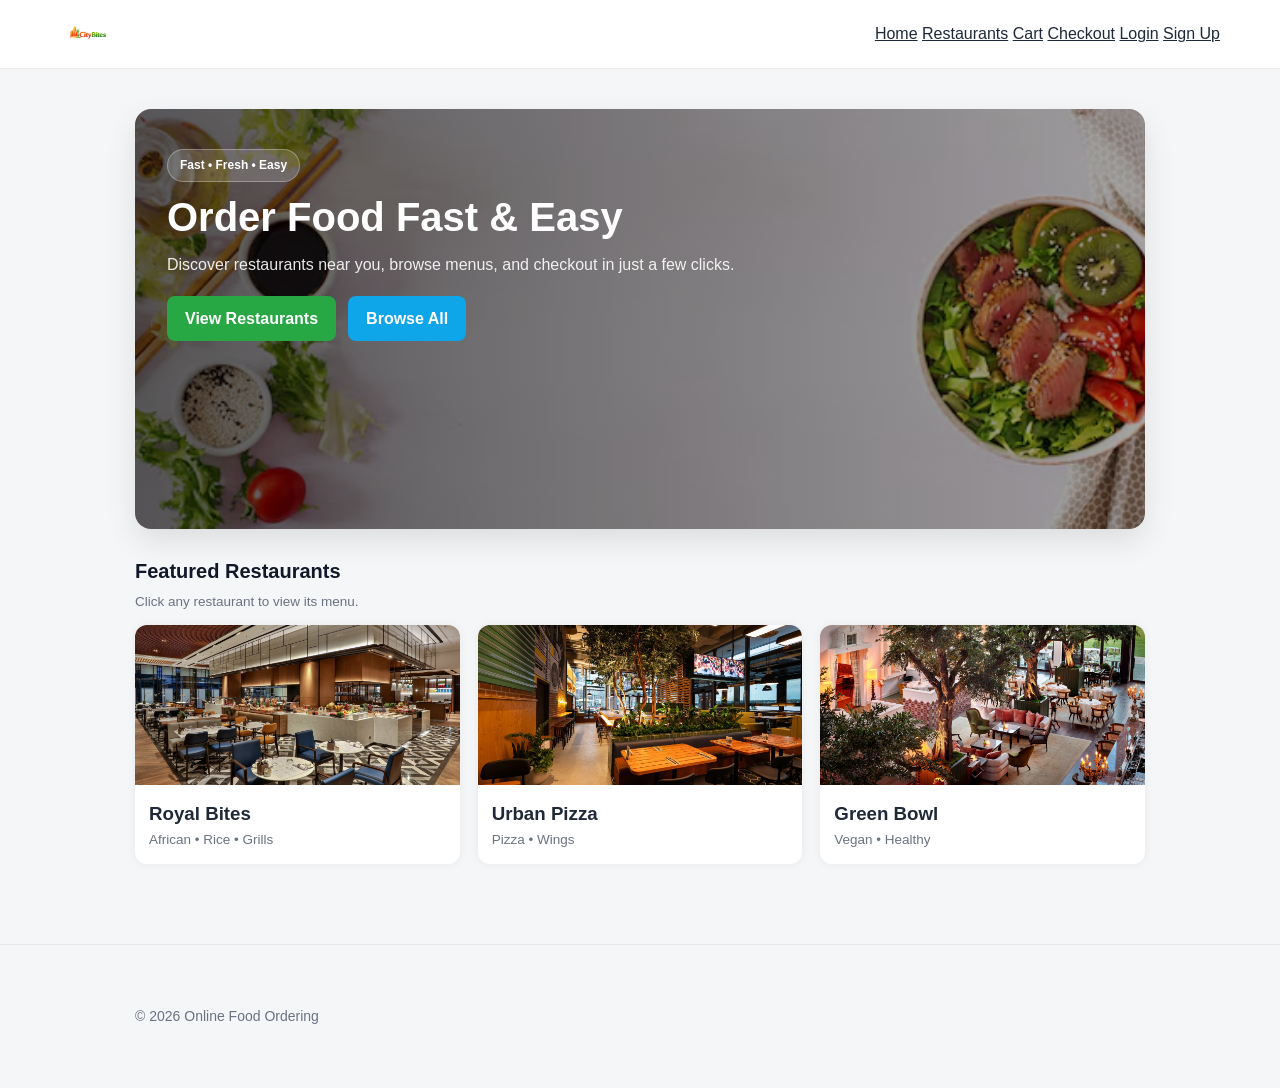
<file: index.html>
<!DOCTYPE html>
<html lang="en">
<head>
  <meta charset="UTF-8" />
  <title>Home | Online Food Ordering</title>
  <meta name="viewport" content="width=device-width, initial-scale=1.0" />
  <link rel="stylesheet" href="style.css" />
</head>

<body>

<!-- Top navigation bar -->
<div class="nav">
  <div class="nav-inner">

    <!-- Clickable logo takes user back home -->
    <a class="brand" href="index.html">
      <img src="images/logo.png" alt="Website Logo" style="height:40px;">
    </a>

    <!-- Main navigation links -->
    <div class="links">
      <a href="index.html" class="active">Home</a>
      <a href="restaurants.html">Restaurants</a>
      <a href="cart.html">Cart</a>
      <a href="checkout.html">Checkout</a>
      <a href="login.html">Login</a>
      <a href="register.html">Sign Up</a>
    </div>
  </div>
</div>


<div class="wrapper">

<!-- Hero section – first thing users see -->
<section class="hero2">

  <!-- Background image -->
  <img src="images/hero/hero-food.jpg" alt="Delicious food" class="hero-img">

  <!-- Dark overlay so text is readable -->
  <div class="hero2-overlay"></div>

  <!-- Main hero content -->
  <div class="hero2-content">
    <span class="hero2-pill">Fast • Fresh • Easy</span>

    <h1>Order Food Fast & Easy</h1>

    <p>
      Discover restaurants near you, browse menus,
      and checkout in just a few clicks.
    </p>

    <!-- Call-to-action buttons -->
    <div class="cta">
      <a href="restaurants.html" class="btn">View Restaurants</a>
      <a href="menu.html?restaurant=all" class="btn secondary">Browse All</a>
    </div>
  </div>
</section>

<!-- Featured restaurant preview -->
<section class="home-section">

  <div class="section-head">
    <div>
      <h2 class="section-title">Featured Restaurants</h2>
      <p class="section-subtitle">Click any restaurant to view its menu.</p>
    </div>
  </div>

  <div class="restaurant-grid">

    <!-- Royal Bites -->
    <a class="restaurant-card" href="menu.html?restaurant=royal-bites">
      <img src="images/restaurants/royal-bites.jpg" class="restaurant-img">
      <div class="restaurant-body">
        <h3>Royal Bites</h3>
        <p class="restaurant-meta">African • Rice • Grills</p>
      </div>
    </a>

    <!-- Urban Pizza -->
    <a class="restaurant-card" href="menu.html?restaurant=urban-pizza">
      <img src="images/restaurants/urban-pizza.jpg" class="restaurant-img">
      <div class="restaurant-body">
        <h3>Urban Pizza</h3>
        <p class="restaurant-meta">Pizza • Wings</p>
      </div>
    </a>

    <!-- Green Bowl -->
    <a class="restaurant-card" href="menu.html?restaurant=green-bowl">
      <img src="images/restaurants/green-bowl.jpg" class="restaurant-img">
      <div class="restaurant-body">
        <h3>Green Bowl</h3>
        <p class="restaurant-meta">Vegan • Healthy</p>
      </div>
    </a>

  </div>
</section>

</div>

<!-- Simple footer -->
<footer class="footer">
  <div class="wrapper">
    © 2026 Online Food Ordering
  </div>
</footer>

</body>
</html>
</file>
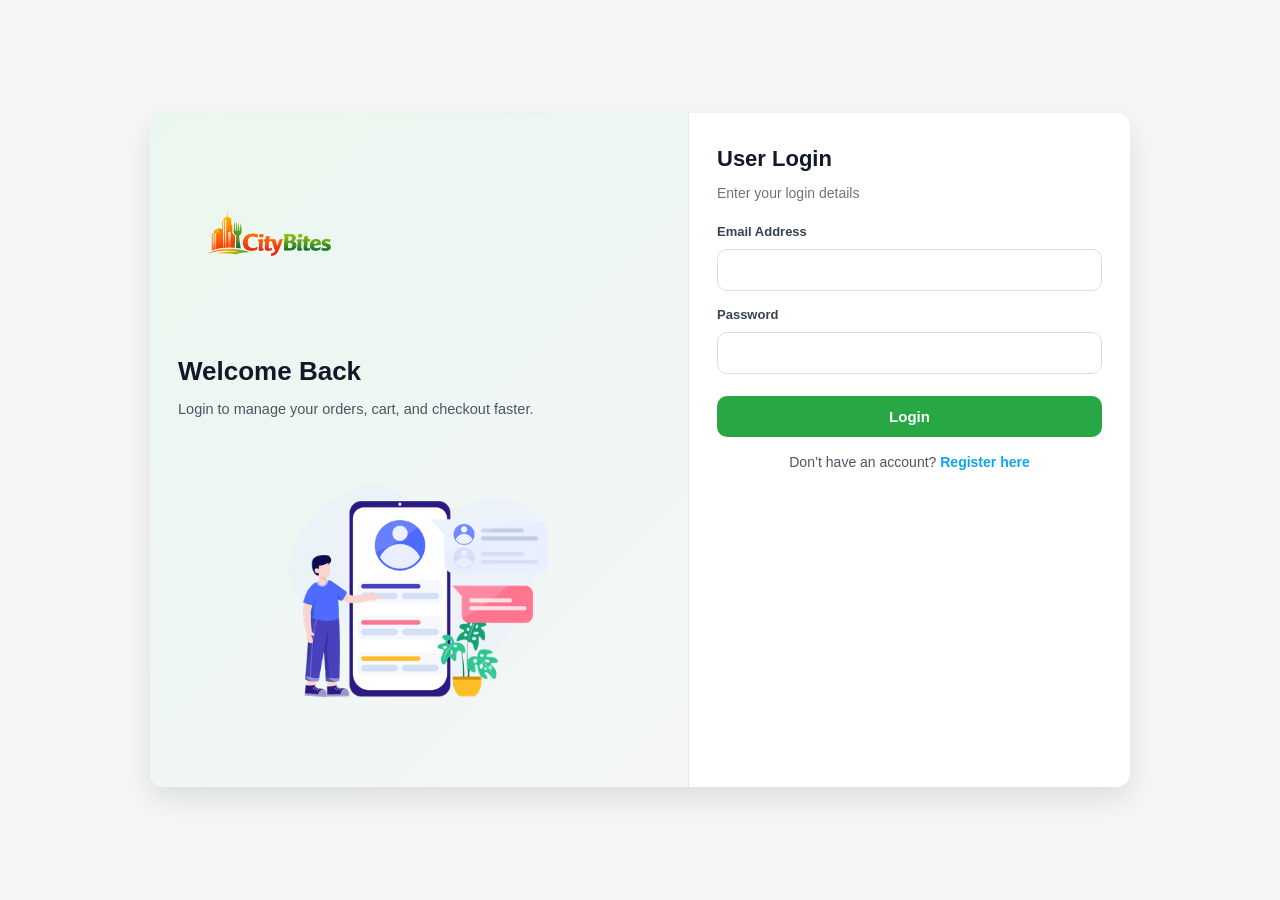
<file: login.html>
<!DOCTYPE html>
<html lang="en">
<head>
  <meta charset="UTF-8" />
  <title>Login | Online Food Ordering</title>
  <meta name="viewport" content="width=device-width, initial-scale=1.0" />
  <link rel="stylesheet" href="style.css" />
</head>

<body class="auth-page">

  <div class="auth-card">

    <!-- LEFT SIDE -->
    <div class="auth-media">
      <div class="auth-brand">
        <img src="images/logo.png" alt="App Logo" class="auth-logo" />
        <h1>Welcome Back</h1>
        <p>Login to manage your orders, cart, and checkout faster.</p>
      </div>

      <img
        src="images/login-illustration.png"
        alt="Login illustration"
        class="auth-illustration"
      />
    </div>

    <!-- RIGHT SIDE -->
    <div class="auth-form">
      <h2>User Login</h2>
      <p class="auth-subtitle">Enter your login details</p>

      <form action="login.php" method="POST">
        <div class="input-group">
          <label>Email Address</label>
          <input type="email" name="email" required />
        </div>

        <div class="input-group">
          <label>Password</label>
          <input type="password" name="password" required />
        </div>

        <button type="submit" class="btn-auth">Login</button>

        <p class="auth-alt">
          Don’t have an account?
          <a href="register.html">Register here</a>
        </p>
      </form>
    </div>

  </div>

</body>
</html>
</file>
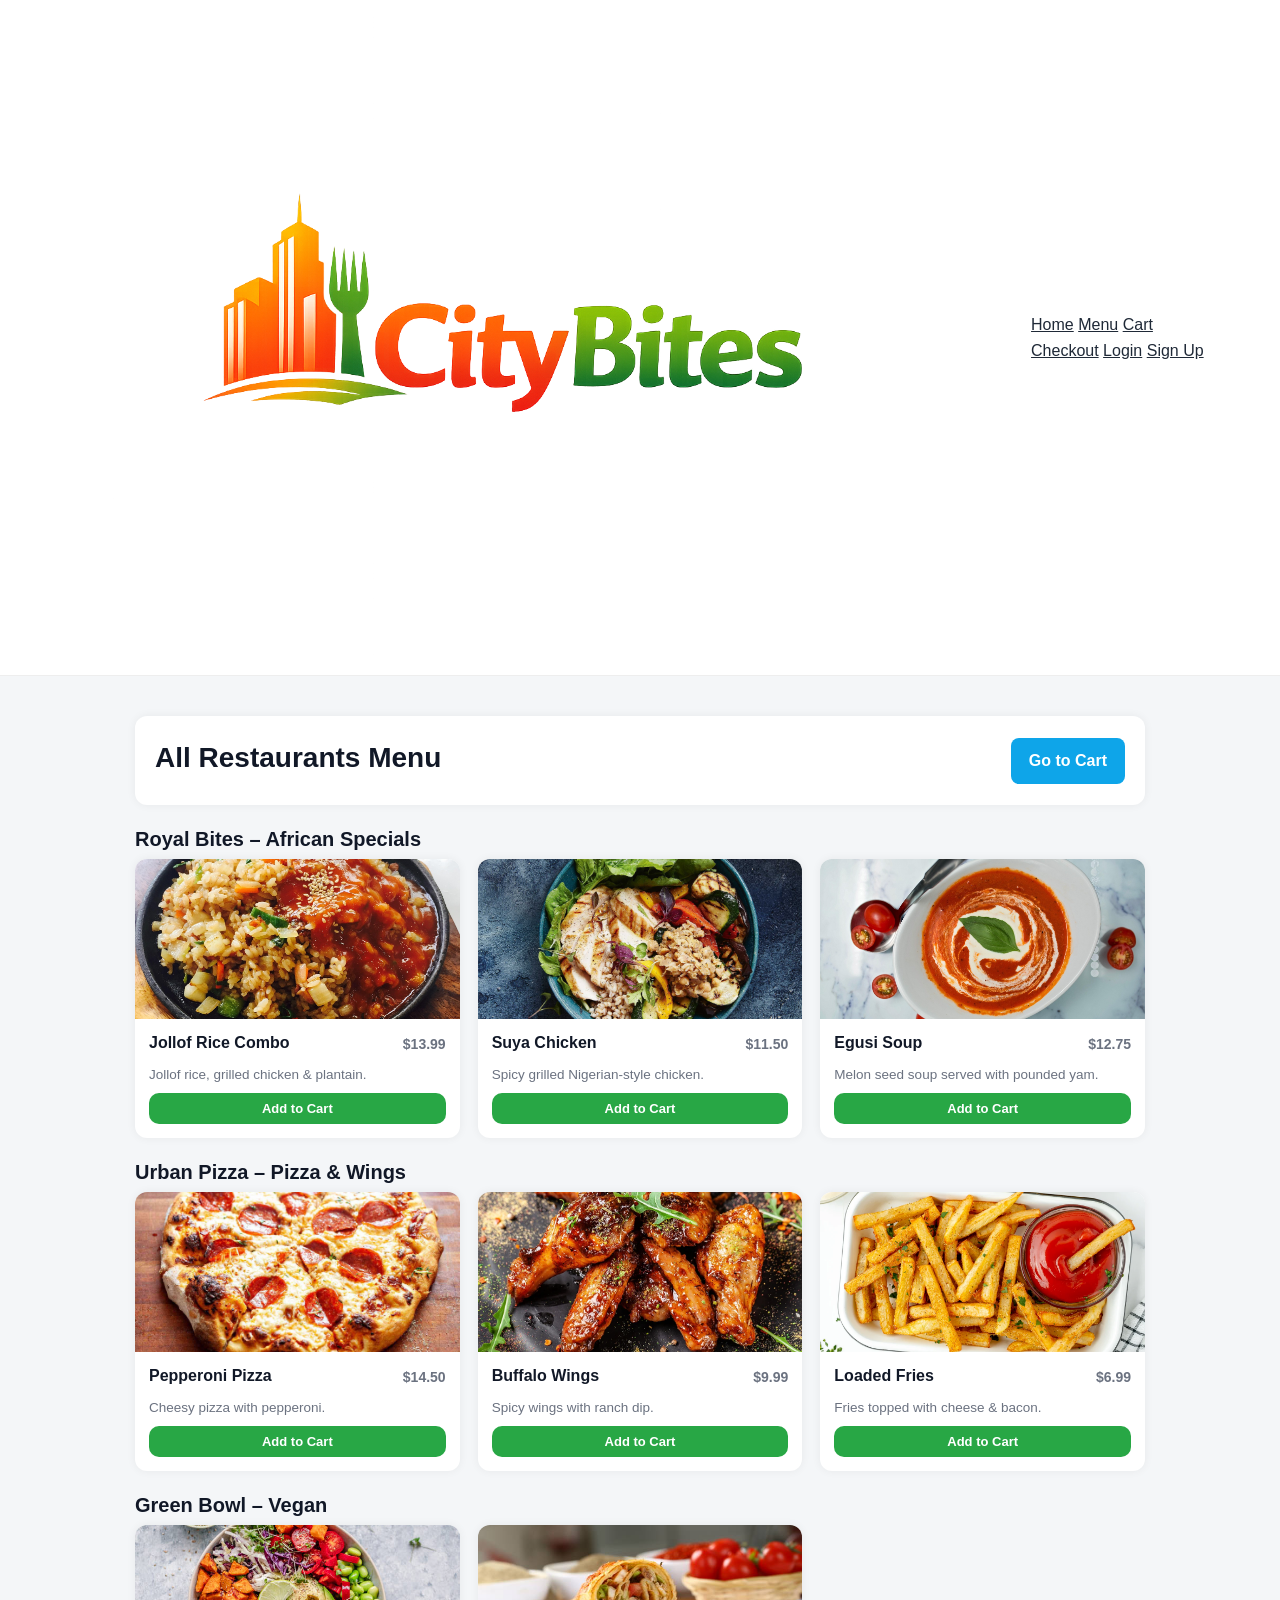
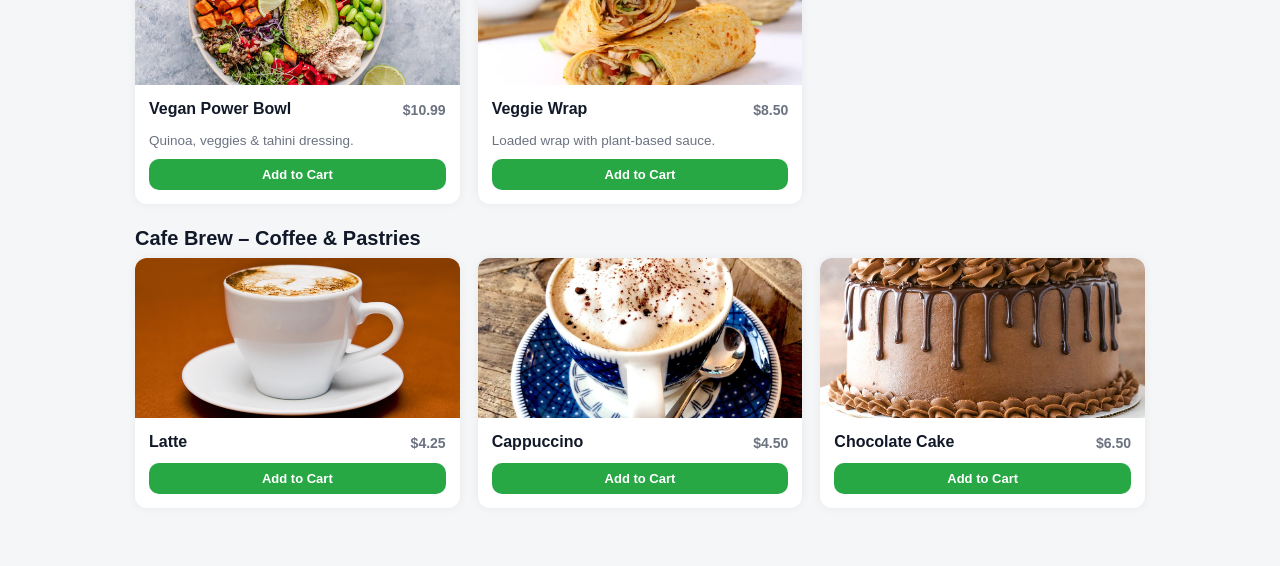
<file: menu.html>
<!DOCTYPE html>
<html lang="en">
<head>
  <meta charset="UTF-8" />
  <title>Restaurant Menu</title>
  <meta name="viewport" content="width=device-width, initial-scale=1.0" />
  <link rel="stylesheet" href="style.css" />
</head>
<body>

<!-- Navigation Bar -->
<div class="nav">
  <div class="nav-inner">
    <a href="index.html" class="brand">
      <img src="images/logo.png" alt="Logo" class="logo">
  </a>
  <div class="links">
    <a href="index.html">Home</a>
    <a href="menu.html" class="active">Menu</a>
    <a href="cart.html">Cart</a>
    <a href="checkout.html">Checkout</a>
    <a href="login.html">Login</a>
    <a href="register.html">Sign Up</a>
  </div>
</div>
</div>

    <div class="nav-right"></div>
  </div>
</div>

<div class="wrapper">

<div class="page-header">
  <div>
    <h1 class="page-title" id="restaurantTitle">Menu</h1>
  </div>
  <a href="cart.html" class="btn secondary">Go to Cart</a>
</div>



<!-- ROYAL BITES -->
<div class="restaurant-menu" id="royal-bites">
  <h2 class="section-title">Royal Bites – African Specials</h2>
  <div class="menu-grid">

    <div class="menu-card">
      <img src="images/menu/rice.jpg" class="menu-img">
      <div class="menu-body">
        <div class="menu-top">
          <h3>Jollof Rice Combo</h3>
          <span class="price">$13.99</span>
        </div>
        <p class="desc">Jollof rice, grilled chicken & plantain.</p>
        <button class="btn-mini">Add to Cart</button>
      </div>
    </div>

    <div class="menu-card">
      <img src="images/menu/chicken.jpg" class="menu-img">
      <div class="menu-body">
        <div class="menu-top">
          <h3>Suya Chicken</h3>
          <span class="price">$11.50</span>
        </div>
        <p class="desc">Spicy grilled Nigerian-style chicken.</p>
        <button class="btn-mini">Add to Cart</button>
      </div>
    </div>

    <div class="menu-card">
      <img src="images/menu/soup.jpg" class="menu-img">
      <div class="menu-body">
        <div class="menu-top">
          <h3>Egusi Soup</h3>
          <span class="price">$12.75</span>
        </div>
        <p class="desc">Melon seed soup served with pounded yam.</p>
        <button class="btn-mini">Add to Cart</button>
      </div>
    </div>

  </div>
</div>



<!-- URBAN PIZZA -->
<div class="restaurant-menu" id="urban-pizza">
  <h2 class="section-title">Urban Pizza – Pizza & Wings</h2>
  <div class="menu-grid">

    <div class="menu-card">
      <img src="images/menu/pizza.jpg" class="menu-img">
      <div class="menu-body">
        <div class="menu-top">
          <h3>Pepperoni Pizza</h3>
          <span class="price">$14.50</span>
        </div>
        <p class="desc">Cheesy pizza with pepperoni.</p>
        <button class="btn-mini">Add to Cart</button>
      </div>
    </div>

    <div class="menu-card">
      <img src="images/menu/wings.jpg" class="menu-img">
      <div class="menu-body">
        <div class="menu-top">
          <h3>Buffalo Wings</h3>
          <span class="price">$9.99</span>
        </div>
        <p class="desc">Spicy wings with ranch dip.</p>
        <button class="btn-mini">Add to Cart</button>
      </div>
    </div>

    <div class="menu-card">
      <img src="images/menu/fries.jpg" class="menu-img">
      <div class="menu-body">
        <div class="menu-top">
          <h3>Loaded Fries</h3>
          <span class="price">$6.99</span>
        </div>
        <p class="desc">Fries topped with cheese & bacon.</p>
        <button class="btn-mini">Add to Cart</button>
      </div>
    </div>

  </div>
</div>



<!-- GREEN BOWL -->
<div class="restaurant-menu" id="green-bowl">
  <h2 class="section-title">Green Bowl – Vegan</h2>
  <div class="menu-grid">

    <div class="menu-card">
      <img src="images/menu/veganbowl.jpg" class="menu-img">
      <div class="menu-body">
        <div class="menu-top">
          <h3>Vegan Power Bowl</h3>
          <span class="price">$10.99</span>
        </div>
        <p class="desc">Quinoa, veggies & tahini dressing.</p>
        <button class="btn-mini">Add to Cart</button>
      </div>
    </div>

    <div class="menu-card">
      <img src="images/menu/vegwrap.jpg" class="menu-img">
      <div class="menu-body">
        <div class="menu-top">
          <h3>Veggie Wrap</h3>
          <span class="price">$8.50</span>
        </div>
        <p class="desc">Loaded wrap with plant-based sauce.</p>
        <button class="btn-mini">Add to Cart</button>
      </div>
    </div>

  </div>
</div>


<!-- CAFE BREW -->
<div class="restaurant-menu" id="cafe-brew">
  <h2 class="section-title">Cafe Brew – Coffee & Pastries</h2>
  <div class="menu-grid">

    <div class="menu-card">
      <img src="images/menu/latte.jpg" class="menu-img">
      <div class="menu-body">
        <div class="menu-top">
          <h3>Latte</h3>
          <span class="price">$4.25</span>
        </div>
        <button class="btn-mini">Add to Cart</button>
      </div>
    </div>

    <div class="menu-card">
      <img src="images/menu/cappuccino.jpg" class="menu-img">
      <div class="menu-body">
        <div class="menu-top">
          <h3>Cappuccino</h3>
          <span class="price">$4.50</span>
        </div>
        <button class="btn-mini">Add to Cart</button>
      </div>
    </div>

    <div class="menu-card">
      <img src="images/menu/cake.jpg" class="menu-img">
      <div class="menu-body">
        <div class="menu-top">
          <h3>Chocolate Cake</h3>
          <span class="price">$6.50</span>
        </div>
        <button class="btn-mini">Add to Cart</button>
      </div>
    </div>

  </div>
</div>

</div>


<script>
const params = new URLSearchParams(window.location.search);
const restaurant = params.get("restaurant");

const menus = document.querySelectorAll(".restaurant-menu");

if (restaurant === "all" || !restaurant) {
  menus.forEach(menu => menu.style.display = "block");
  document.getElementById("restaurantTitle").innerText = "All Restaurants Menu";
} else {
  menus.forEach(menu => menu.style.display = "none");
  const selected = document.getElementById(restaurant);
  if (selected) {
    selected.style.display = "block";
    document.getElementById("restaurantTitle").innerText =
      restaurant.replace("-", " ").toUpperCase();
  }
}
</script>

</body>
</html>
</file>
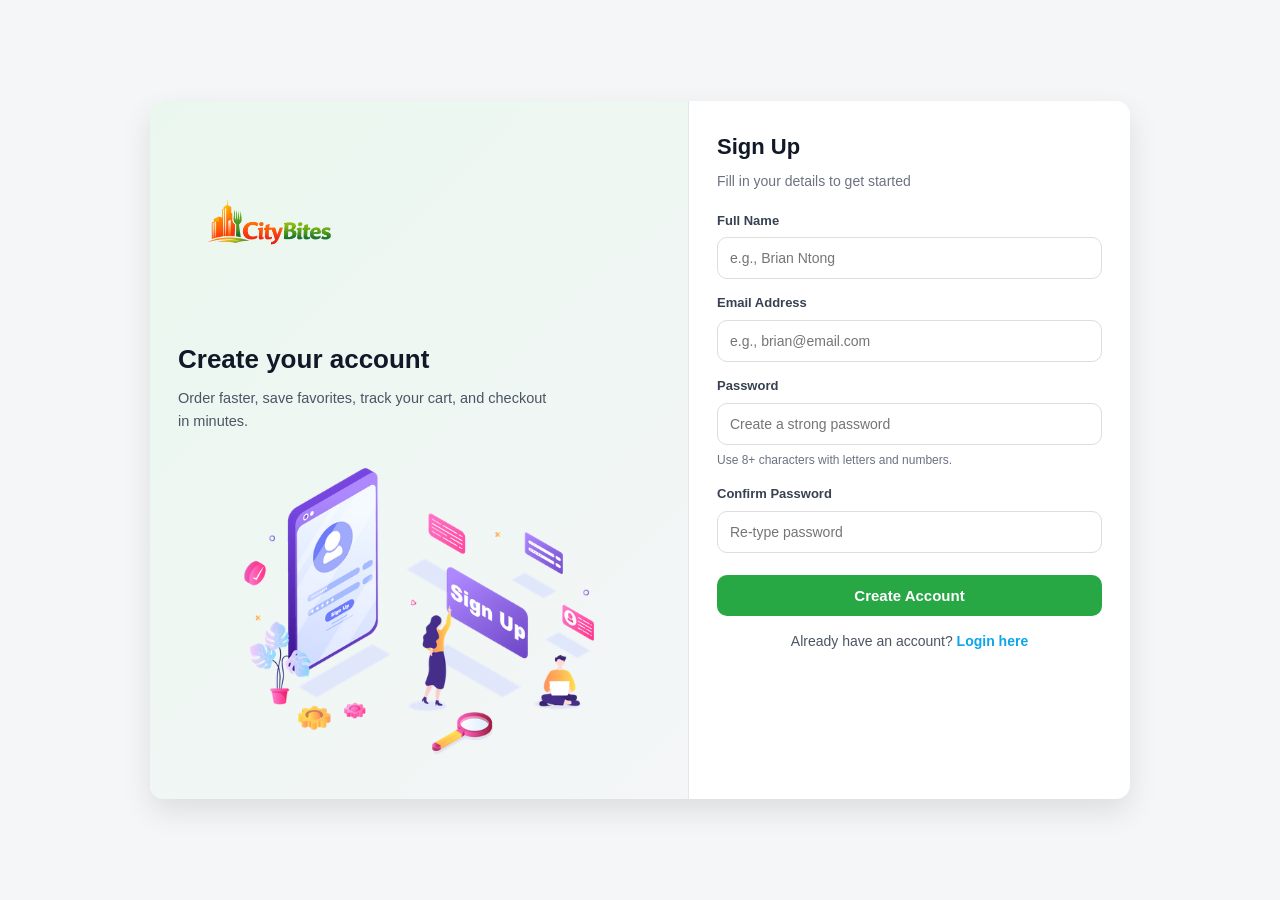
<file: register.html>
<!DOCTYPE html>
<html lang="en">
<head>
  <meta charset="UTF-8" />
  <title>Sign Up | Online Food Ordering</title>
  <meta name="viewport" content="width=device-width, initial-scale=1.0" />
  <link rel="stylesheet" href="style.css" />
</head>

<body class="auth-page">

  <div class="auth-card">

    <!-- LEFT: Image / Branding -->
    <div class="auth-media">
      <div class="auth-brand">
        <img src="images/logo.png" alt="Online Food Ordering Logo" class="auth-logo" />
        <h1>Create your account</h1>
        <p>Order faster, save favorites, track your cart, and checkout in minutes.</p>
      </div>

      <img
        src="images/register-illustration.png"
        alt="Food ordering illustration"
        class="auth-illustration"
      />
    </div>

    <!-- RIGHT: Form -->
    <div class="auth-form">
      <h2>Sign Up</h2>
      <p class="auth-subtitle">Fill in your details to get started</p>

      <form action="register.php" method="POST">
        <div class="input-group">
          <label for="fullname">Full Name</label>
          <input id="fullname" type="text" name="fullname" placeholder="e.g., Brian Ntong" required />
        </div>

        <div class="input-group">
          <label for="email">Email Address</label>
          <input id="email" type="email" name="email" placeholder="e.g., brian@email.com" required />
        </div>

        <div class="input-group">
          <label for="password">Password</label>
          <input id="password" type="password" name="password" placeholder="Create a strong password" required />
          <small class="hint">Use 8+ characters with letters and numbers.</small>
        </div>

        <div class="input-group">
          <label for="confirmPassword">Confirm Password</label>
          <input id="confirmPassword" type="password" name="confirmPassword" placeholder="Re-type password" required />
        </div>

        <button type="submit" class="btn-auth">Create Account</button>

        <p class="auth-alt">
          Already have an account?
          <a href="login.html">Login here</a>
        </p>
      </form>
    </div>

  </div>

</body>
</html>
</file>
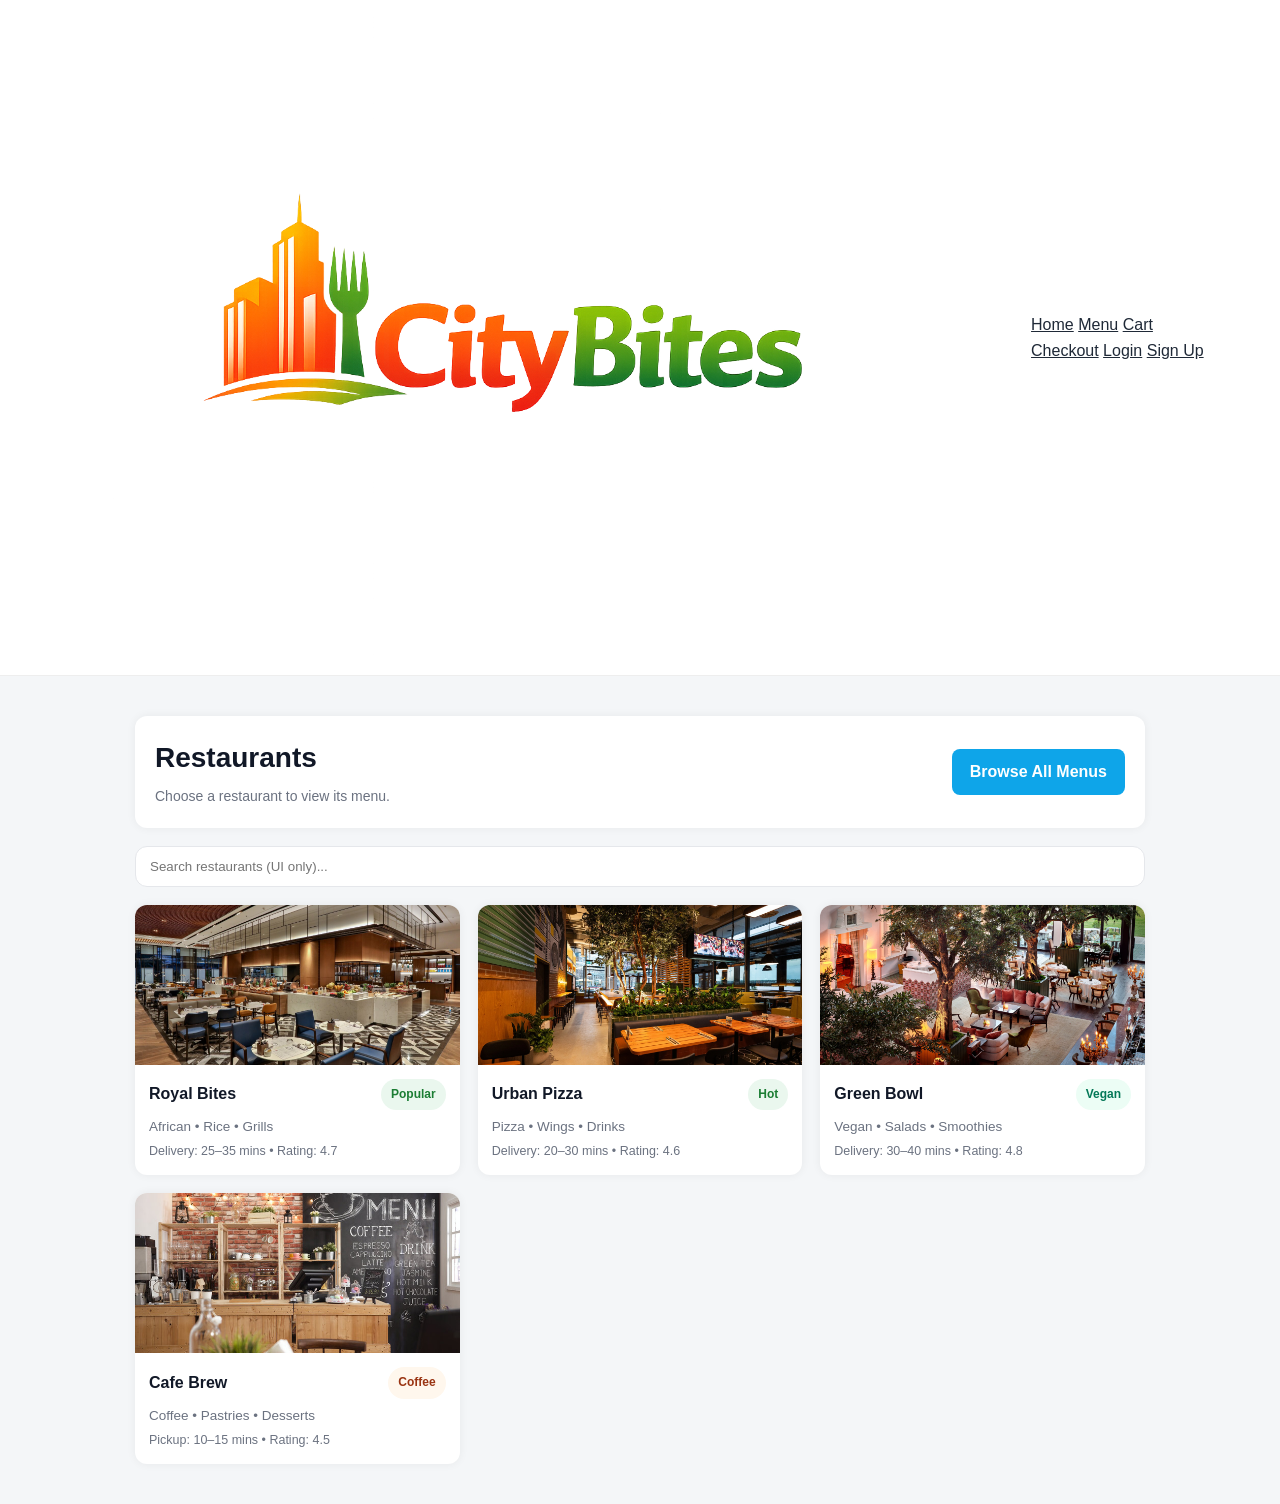
<file: restaurants.html>
<!DOCTYPE html>
<html lang="en">
<head>
  <meta charset="UTF-8" />
  <title>Restaurants | Online Food Ordering</title>
  <meta name="viewport" content="width=device-width, initial-scale=1.0" />
  <link rel="stylesheet" href="style.css" />
</head>
<body>

<!-- Navigation Bar -->
<div class="nav">
  <div class="nav-inner">
    <a href="index.html" class="brand">
      <img src="images/logo.png" alt="Logo" class="logo">
  </a>
  <div class="links">
    <a href="index.html">Home</a>
    <a href="menu.html" class="active">Menu</a>
    <a href="cart.html">Cart</a>
    <a href="checkout.html">Checkout</a>
    <a href="login.html">Login</a>
    <a href="register.html">Sign Up</a>
  </div>
</div>
</div>

<div class="wrapper">

  <div class="page-header">
    <div>
      <h1 class="page-title">Restaurants</h1>
      <p class="page-subtitle">Choose a restaurant to view its menu.</p>
    </div>
    <a href="menu.html" class="btn secondary">Browse All Menus</a>
  </div>

  <!-- Search bar (UI only) -->
  <div class="search-row">
    <input class="search-input" type="text" placeholder="Search restaurants (UI only)..." />
  </div>

  <!-- Restaurant Grid -->
  <div class="restaurant-grid">

    <a class="restaurant-card" href="menu.html?restaurant=royal-bites">
      <img src="images/restaurants/royal-bites.jpg" alt="Royal Bites" class="restaurant-img" />
      <div class="restaurant-body">
        <div class="restaurant-top">
          <h3>Royal Bites</h3>
          <span class="badge">Popular</span>
        </div>
        <p class="restaurant-meta">African • Rice • Grills</p>
        <p class="restaurant-meta small">Delivery: 25–35 mins • Rating: 4.7</p>
      </div>
    </a>

    <a class="restaurant-card" href="menu.html?restaurant=urban-pizza">
      <img src="images/restaurants/urban-pizza.jpg" alt="Urban Pizza" class="restaurant-img" />
      <div class="restaurant-body">
        <div class="restaurant-top">
          <h3>Urban Pizza</h3>
          <span class="badge">Hot</span>
        </div>
        <p class="restaurant-meta">Pizza • Wings • Drinks</p>
        <p class="restaurant-meta small">Delivery: 20–30 mins • Rating: 4.6</p>
      </div>
    </a>

    <a class="restaurant-card" href="menu.html?restaurant=green-bowl">
      <img src="images/restaurants/green-bowl.jpg" alt="Green Bowl" class="restaurant-img" />
      <div class="restaurant-body">
        <div class="restaurant-top">
          <h3>Green Bowl</h3>
          <span class="badge vegan">Vegan</span>
        </div>
        <p class="restaurant-meta">Vegan • Salads • Smoothies</p>
        <p class="restaurant-meta small">Delivery: 30–40 mins • Rating: 4.8</p>
      </div>
    </a>

    <a class="restaurant-card" href="menu.html?restaurant=cafe-brew">
      <img src="images/restaurants/cafe-brew.jpg" alt="Cafe Brew" class="restaurant-img" />
      <div class="restaurant-body">
        <div class="restaurant-top">
          <h3>Cafe Brew</h3>
          <span class="badge coffee">Coffee</span>
        </div>
        <p class="restaurant-meta">Coffee • Pastries • Desserts</p>
        <p class="restaurant-meta small">Pickup: 10–15 mins • Rating: 4.5</p>
      </div>
    </a>

  </div>

</div>

</body>
</html>
</file>
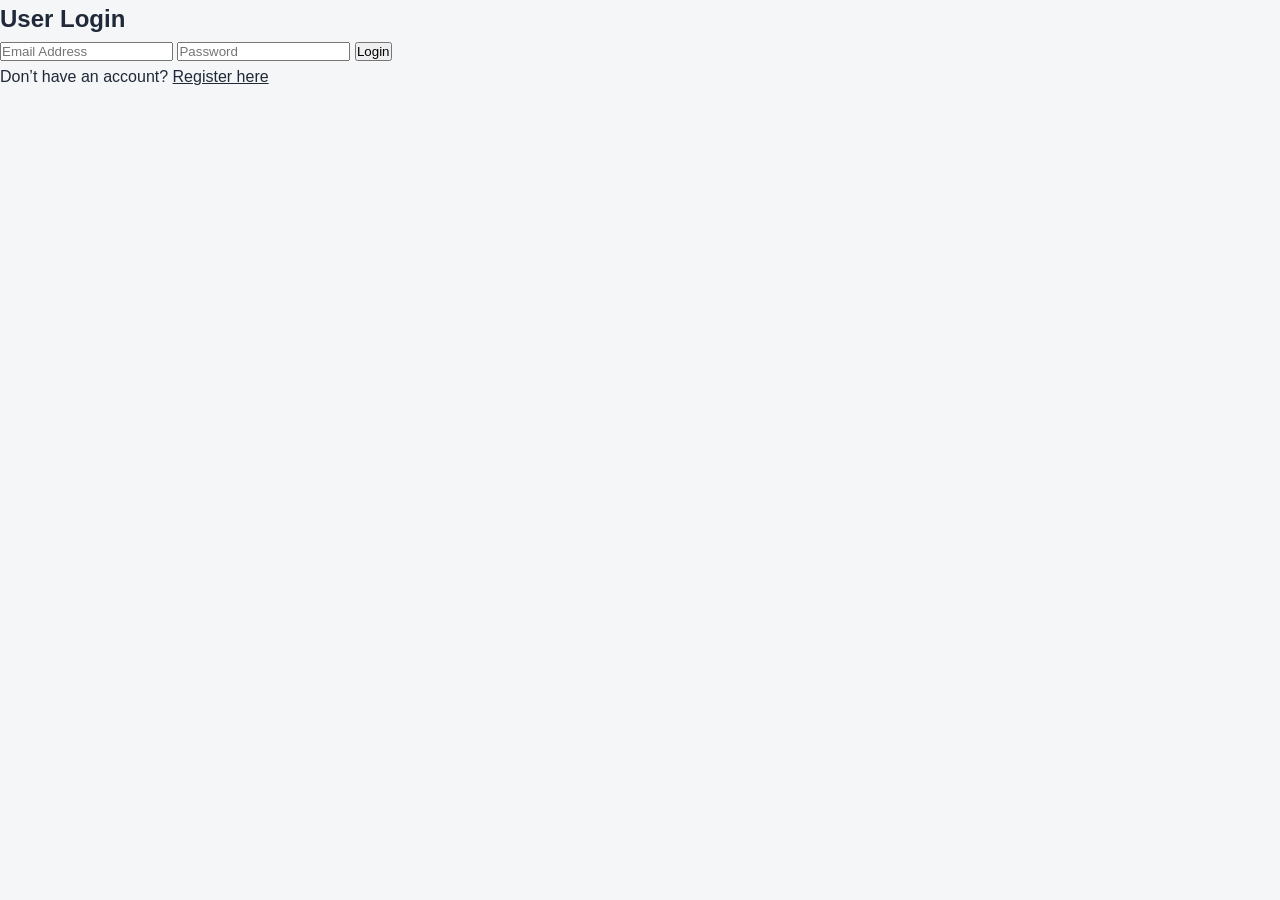
<file: frontend/login.html>
<!DOCTYPE html>
<html lang="en">
<head>
    <meta charset="UTF-8">
    <title>Login | Online Food Ordering</title>
    <link rel="stylesheet" href="style.css">
</head>
<body>

<div class="container">
    <h2>User Login</h2>

    <form action="login.php" method="POST">
        <input type="email" name="email" placeholder="Email Address" required>

        <input type="password" name="password" placeholder="Password" required>

        <button type="submit">Login</button>
    </form>

    <p class="link">
        Don’t have an account?
        <a href="register.html">Register here</a>
    </p>
</div>

</body>
</html>
</file>
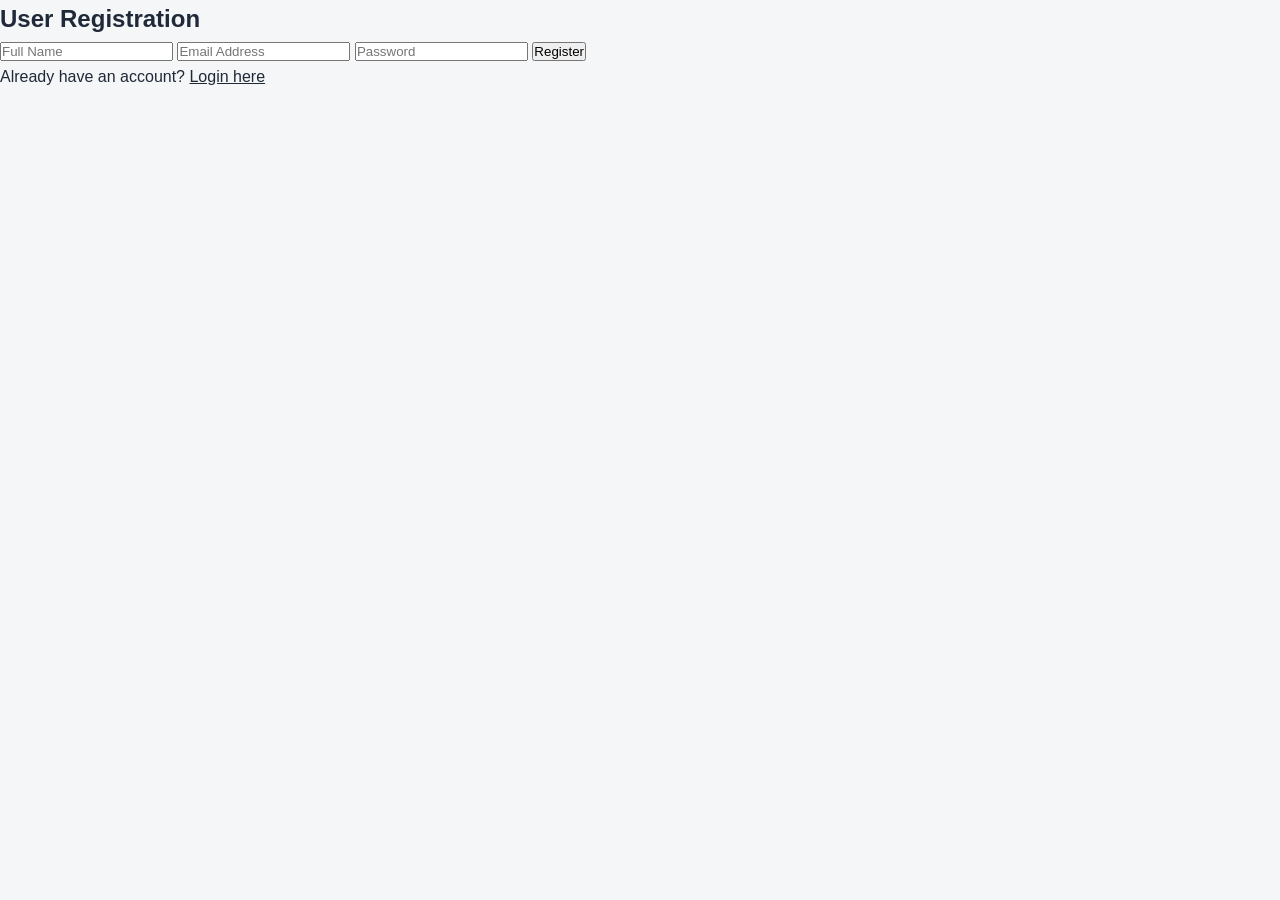
<file: frontend/register.html>
<!DOCTYPE html>
<html lang="en">
<head>
    <meta charset="UTF-8">
    <title>Register | Online Food Ordering</title>
    <link rel="stylesheet" href="style.css">
</head>
<body>

<div class="container">
    <h2>User Registration</h2>

    <form action="register.php" method="POST">
        <input type="text" name="name" placeholder="Full Name" required>

        <input type="email" name="email" placeholder="Email Address" required>

        <input type="password" name="password" placeholder="Password" required>

        <button type="submit">Register</button>
    </form>

    <p class="link">
        Already have an account?
        <a href="login.html">Login here</a>
    </p>
</div>

</body>
</html>
</file>
<file: style.css>
/* =========================================================
   GLOBAL THEME (All Pages)
========================================================= */
:root{
  --bg:#f4f6f8;
  --card:#ffffff;
  --text:#1f2937;
  --muted:#6b7280;
  --border:#e5e7eb;

  --primary:#28a745;
  --primaryHover:#218838;

  --info:#0ea5e9;
  --infoHover:#0284c7;

  --danger:#ef4444;
  --dangerHover:#dc2626;

  --shadow:0 0 10px rgba(0,0,0,0.06);
  --shadowLg:0 12px 30px rgba(0,0,0,0.10);

  --radius:12px;
  --radiusSm:10px;
  --radiusPill:999px;

  --maxWidth:1050px;
}

/* Reset */
*{ margin:0; padding:0; box-sizing:border-box; }

body{
  font-family: Arial, Helvetica, sans-serif;
  background: var(--bg);
  color: var(--text);
  line-height: 1.6;
}

img{ max-width:100%; display:block; }
a{ color:inherit; }

/* Layout wrapper */
.wrapper{
  max-width: var(--maxWidth);
  margin: 0 auto;
  padding: 40px 20px;
}

/* Utility */
.surface{
  background: var(--card);
  border-radius: var(--radius);
  box-shadow: var(--shadow);
}
.p-muted{ color: var(--muted); }

/* NAV */
.nav{
  width:100%;
  background:#fff;
  border-bottom:1px solid #eee;
  position:sticky;
  top:0;
  z-index:1000;
}

.nav-inner{
  max-width:1200px;
  margin:auto;
  display:flex;
  align-items:center;
  justify-content:space-between;
  padding:14px 20px;
}

/* LOGO */
.nav-logo img{
  height:120px;
}

/* LINKS */
.nav-links{
  display:flex;
  gap:28px;
}

.nav-links a{
  text-decoration:none;
  color:#333;
  font-weight:500;
  transition:0.2s;
}

.nav-links a:hover{
  color:#000;
}

/* ADMIN LINK */
.admin-link{
  font-weight:700;
  color:#111;
}

/* RIGHT SIDE */
.nav-actions{
  display:flex;
  align-items:center;
  gap:14px;
}

/* CART */
.cart-pill{
  background:#f3f4f6;
  padding:8px 14px;
  border-radius:999px;
  text-decoration:none;
  color:#111;
  font-size:14px;
}

/* CHECKOUT */
.checkout-btn{
  background:#111;
  color:#fff;
  padding:8px 16px;
  border-radius:999px;
  text-decoration:none;
  font-weight:600;
}

/* LOGIN */
.login-btn{
  border:1px solid #ddd;
  padding:8px 14px;
  border-radius:999px;
  text-decoration:none;
  color:#333;
}

/* USER */
.user-box{
  position:relative;
}

.user-btn{
  background:#f3f4f6;
  border:none;
  padding:8px 14px;
  border-radius:999px;
  cursor:pointer;
  font-weight:600;
}

/* DROPDOWN */
.dropdown{
  position:absolute;
  top:45px;
  right:0;
  background:#fff;
  border-radius:12px;
  box-shadow:0 15px 40px rgba(0,0,0,0.1);
  padding:10px 0;
  min-width:180px;
  display:none;
  z-index:999;
}

.dropdown a{
  display:block;
  padding:10px 15px;
  text-decoration:none;
  color:#333;
}

.dropdown a:hover{
  background:#f5f5f5;
}

/* LOGOUT */
.dropdown .danger{
  color:#ef4444;
}
/* DROPDOWN */
.dropdown{
  position:absolute;
  top:45px;
  right:0;
  background:#fff;
  border-radius:12px;
  box-shadow:0 10px 30px rgba(0,0,0,0.1);
  padding:8px 0;
  min-width:160px;
  display:none;
  z-index:999;
}

.dropdown a{
  display:block;
  padding:10px 15px;
  text-decoration:none;
  color:#333;
}

.dropdown a:hover{
  background:#f5f5f5;
}

/* =========================================================
   BUTTONS (All Pages)
========================================================= */
.btn{
  display: inline-block;
  padding: 10px 18px;
  background: var(--primary);
  color: #ffffff;
  text-decoration: none;
  border-radius: 8px;
  font-weight: 900;
  transition: 0.2s;
  border: none;
  cursor: pointer;
}
.btn:hover{ background: var(--primaryHover); }

.btn.secondary{ background: var(--info); }
.btn.secondary:hover{ background: var(--infoHover); }

.btn.danger{ background: var(--danger); }
.btn.danger:hover{ background: var(--dangerHover); }

.btn.block{ width: 100%; }

.btn-mini{
  padding: 9px 12px;
  border-radius: var(--radiusSm);
  background: var(--primary);
  color: #fff;
  font-weight: 900;
  border: none;
  cursor: pointer;
  transition: 0.2s;
}
.btn-mini:hover{ background: var(--primaryHover); }

/* =========================================================
   HOME: HERO + SECTIONS + SLIDER
========================================================= */
.cta{ display:flex; gap:12px; flex-wrap:wrap; }

.home-section{ margin-top: 26px; }

.section-head{
  display:flex;
  justify-content: space-between;
  align-items: end;
  gap: 12px;
  margin: 18px 0 12px;
}

.section-title{
  font-size: 20px;
  color: #111827;
  margin-bottom: 4px;
}

.section-subtitle{
  color: var(--muted);
  font-size: 13.5px;
}

.section-foot{ margin-top: 12px; }

/* Hero (uses <img class="hero-img">) */
.hero2{
  position: relative;
  border-radius: 16px;
  overflow: hidden;
  min-height: 420px;
  box-shadow: var(--shadowLg);
}

.hero-img{
  position: absolute;
  inset: 0;
  width: 100%;
  height: 100%;
  object-fit: cover;
}

.hero2-overlay{
  position: absolute;
  inset: 0;
  background: linear-gradient(to right, rgba(0,0,0,0.65), rgba(0,0,0,0.35));
}

.hero2-content{
  position: relative;
  z-index: 2;
  max-width: 720px;
  padding: 40px 32px;
  color: #ffffff;
}

.hero2-pill{
  display: inline-block;
  padding: 6px 12px;
  border-radius: var(--radiusPill);
  background: rgba(255,255,255,0.15);
  border: 1px solid rgba(255,255,255,0.30);
  font-size: 12px;
  font-weight: 900;
  margin-bottom: 12px;
}

.hero2-content h1{
  font-size: 40px;
  line-height: 1.15;
  margin-bottom: 12px;
}

.hero2-content p{
  font-size: 16px;
  color: rgba(255,255,255,0.90);
  margin-bottom: 18px;
}

/* Hero stats */
.hero2-stats{
  display:flex;
  gap: 12px;
  flex-wrap: wrap;
  margin-top: 16px;
}

.stat{
  background: rgba(255,255,255,0.12);
  border: 1px solid rgba(255,255,255,0.22);
  border-radius: 12px;
  padding: 10px 12px;
  min-width: 140px;
}

.stat-num{ font-weight: 900; font-size: 18px; }
.stat-label{ font-size: 12px; color: rgba(255,255,255,0.82); }

/* How-it-works grid cards */
.grid{
  display:grid;
  grid-template-columns: repeat(3, 1fr);
  gap: 18px;
}

.card{
  background: var(--card);
  border-radius: var(--radius);
  padding: 20px;
  box-shadow: var(--shadow);
}

.card h3{ margin-bottom: 8px; color: #111827; }
.card p{ color: #4b5563; font-size: 14.5px; }

.footer{
  border-top: 1px solid var(--border);
  padding: 20px 0;
  margin-top: 40px;
  color: var(--muted);
  font-size: 14px;
}

/* Slider */
.slider{
  display:flex;
  gap: 16px;
  overflow-x: auto;
  padding: 8px 2px 14px;
  scroll-snap-type: x mandatory;
  -webkit-overflow-scrolling: touch;
}

.slider::-webkit-scrollbar{ height: 10px; }
.slider::-webkit-scrollbar-thumb{
  background: #d1d5db;
  border-radius: var(--radiusPill);
}

.slide-card{
  flex: 0 0 320px;
  scroll-snap-align: start;
  text-decoration: none;
  color: inherit;
  background: var(--card);
  border-radius: var(--radius);
  box-shadow: var(--shadow);
  overflow: hidden;
  transition: transform 0.15s ease;
}

.slide-card:hover{ transform: translateY(-2px); }

.slide-img{
  width: 100%;
  height: 160px;
  object-fit: cover;
  background: var(--border);
}

.slide-body{ padding: 14px; }

.slide-top{
  display:flex;
  justify-content: space-between;
  align-items: center;
  gap: 10px;
  margin-bottom: 6px;
}

.slide-top h3{ font-size: 16px; color: #111827; }

.slide-meta{ color: var(--muted); font-size: 13.5px; }
.slide-meta.small{ font-size: 12.5px; margin-top: 4px; }

.slider-actions{ display:flex; gap: 10px; }

.slider-btn{
  width: 42px;
  height: 42px;
  border-radius: 12px;
  border: 1px solid var(--border);
  background: var(--card);
  cursor: pointer;
  font-size: 22px;
  font-weight: 900;
  line-height: 1;
}

.slider-btn:hover{ background: #f3f4f6; }

/* Badges (re-used in restaurants + slider) */
.badge{
  font-size: 12px;
  font-weight: 900;
  padding: 6px 10px;
  border-radius: var(--radiusPill);
  background: #eaf7ee;
  color: #1b7d33;
  white-space: nowrap;
}

.badge.vegan{ background:#ecfdf5; color:#047857; }
.badge.coffee{ background:#fff7ed; color:#9a3412; }

/* =========================================================
   RESTAURANTS PAGE
========================================================= */
.search-row{ margin: 14px 0 18px; }

.search-input{
  width: 100%;
  padding: 12px 14px;
  border-radius: 12px;
  border: 1px solid var(--border);
  outline: none;
  background: #fff;
}

.search-input:focus{
  border-color: var(--primary);
  box-shadow: 0 0 0 4px rgba(40,167,69,0.12);
}

.restaurant-grid{
  display:grid;
  grid-template-columns: repeat(3, 1fr);
  gap: 18px;
}

.restaurant-card{
  text-decoration: none;
  color: inherit;
  background: var(--card);
  border-radius: var(--radius);
  box-shadow: var(--shadow);
  overflow: hidden;
  display: block;
  transition: transform 0.15s ease;
}
.restaurant-card:hover{ transform: translateY(-2px); }

.restaurant-img{
  width: 100%;
  height: 160px;
  object-fit: cover;
  background: var(--border);
}

.restaurant-body{ padding: 14px; }

.restaurant-top{
  display:flex;
  justify-content: space-between;
  align-items: center;
  gap: 10px;
  margin-bottom: 6px;
}

.restaurant-top h3{ font-size: 16px; color:#111827; }

.restaurant-meta{ color: var(--muted); font-size: 13.5px; }
.restaurant-meta.small{ font-size: 12.5px; margin-top: 4px; }

/* =========================================================
   PAGE HEADER (Menu / Cart / Checkout / Restaurants)
========================================================= */
.page-header{
  background: var(--card);
  border-radius: var(--radius);
  padding: 20px;
  box-shadow: var(--shadow);
  display:flex;
  justify-content: space-between;
  align-items: center;
  gap: 16px;
  margin-bottom: 18px;
}

.page-title{ font-size: 28px; color:#111827; margin-bottom: 4px; }
.page-subtitle{ color: var(--muted); font-size: 14px; }

/* =========================================================
   MENU PAGE
========================================================= */
.tabs{
  display:flex;
  flex-wrap: wrap;
  gap: 10px;
  margin: 14px 0 22px;
}

.tab{
  text-decoration:none;
  font-size: 13px;
  font-weight: 900;
  color:#374151;
  background: var(--card);
  border: 1px solid var(--border);
  padding: 8px 12px;
  border-radius: var(--radiusPill);
  transition: 0.2s;
}
.tab:hover{ background:#f3f4f6; }
.tab.active{
  background:#eaf7ee;
  border-color:#bfe7cb;
  color:#1b7d33;
}

.section-title-sm{
  font-size: 18px;
  color: #111827;
  margin: 20px 0 10px;
}

.menu-grid{
  display:grid;
  grid-template-columns: repeat(3, 1fr);
  gap: 18px;
  margin-bottom: 18px;
}

.menu-card{
  background: var(--card);
  border-radius: var(--radius);
  box-shadow: var(--shadow);
  overflow:hidden;
  display:flex;
  flex-direction: column;
}

.menu-img{
  width:100%;
  height:160px;
  object-fit: cover;
  background: var(--border);
}

.menu-body{
  padding: 14px;
  display:flex;
  flex-direction: column;
  gap: 8px;
}

.menu-top{
  display:flex;
  justify-content: space-between;
  align-items: start;
  gap: 10px;
}

.menu-top h3{
  font-size: 16px;
  color:#111827;
  line-height: 1.2;
}

.price{
  font-weight: 900;
  color:#1b7d33;
  white-space: nowrap;
}

.desc{ color: var(--muted); font-size: 13.5px; }

.menu-actions{
  display:flex;
  justify-content: space-between;
  align-items: center;
  margin-top: 6px;
  gap: 10px;
}

.tag{
  font-size: 12px;
  font-weight: 900;
  color:#374151;
  background:#f3f4f6;
  padding: 6px 10px;
  border-radius: var(--radiusPill);
}

/* =========================================================
   ADVANCED AUTH PAGES (Login/Register/Admin)
   Use: <body class="auth-page">
========================================================= */
.auth-page{
  min-height: 100vh;
  display:flex;
  justify-content: center;
  align-items: center;
  padding: 24px;
}

.auth-card{
  width: min(980px, 100%);
  background: var(--card);
  border-radius: 14px;
  box-shadow: var(--shadowLg);
  overflow:hidden;

  display:grid;
  grid-template-columns: 1.1fr 0.9fr;
}

.auth-media{
  padding: 28px;
  background: linear-gradient(135deg, #eaf7ee, #f4f6f8);
  border-right: 1px solid var(--border);

  display:flex;
  flex-direction: column;
  gap: 18px;
}

.auth-logo{
  width: 200px;
  height: 200px;
  object-fit: contain;
}

.auth-brand h1{
  font-size: 26px;
  color:#111827;
  margin-top: 10px;
}

.auth-brand p{
  color:#4b5563;
  font-size: 14.5px;
  margin-top: 6px;
  max-width: 380px;
}

.auth-illustration{
  width: 100%;
  max-height: 320px;
  object-fit: contain;
  margin-top: auto;
}

.auth-form{ padding: 28px; }

.auth-form h2{
  font-size: 22px;
  color:#111827;
  margin-bottom: 6px;
}

.auth-subtitle{
  color: var(--muted);
  font-size: 14px;
  margin-bottom: 18px;
}

.input-group{ margin-bottom: 14px; }

.input-group label{
  display:block;
  font-size: 13px;
  font-weight: 900;
  color:#374151;
  margin-bottom: 6px;
}

.input-group input,
.input-group select,
.input-group textarea{
  width: 100%;
  padding: 11px 12px;
  border-radius: var(--radiusSm);
  border: 1px solid #d1d5db;
  background: #ffffff;
  outline: none;
  transition: 0.2s;
}

.input-group textarea{ min-height: 90px; resize: vertical; }

.input-group input:focus,
.input-group select:focus,
.input-group textarea:focus{
  border-color: var(--primary);
  box-shadow: 0 0 0 4px rgba(40,167,69,0.12);
}

.hint{
  display:block;
  margin-top: 6px;
  color: var(--muted);
  font-size: 12px;
}

.btn-auth{
  width: 100%;
  padding: 12px 14px;
  border: none;
  border-radius: var(--radiusSm);
  background: var(--primary);
  color:#ffffff;
  font-size: 15px;
  font-weight: 900;
  cursor: pointer;
  transition: 0.2s;
  margin-top: 8px;
}
.btn-auth:hover{ background: var(--primaryHover); }

.auth-alt{
  text-align: center;
  margin-top: 14px;
  color:#4b5563;
  font-size: 14px;
}

.auth-alt a{
  color: var(--info);
  text-decoration: none;
  font-weight: 900;
}
.auth-alt a:hover{ text-decoration: underline; }

/* ===============================
   CART MODERN UI
=============================== */

.cart-layout {
  display: grid;
  grid-template-columns: 2fr 1fr;
  gap: 30px;
}

/* ITEM LIST */
.cart-items {
  display: flex;
  flex-direction: column;
  gap: 20px;
}

/* CARD */
.cart-card {
  display: flex;
  gap: 15px;
  align-items: center;

  background: #fff;
  padding: 15px;
  border-radius: 14px;
  box-shadow: 0 4px 12px rgba(0,0,0,0.05);
}

/* IMAGE */
.cart-img {
  width: 80px;
  height: 80px;
  object-fit: cover;
  border-radius: 10px;
}

/* INFO */
.cart-info {
  flex: 1;
}

.cart-info h3 {
  margin-bottom: 4px;
}

.price {
  color: #6b7280;
  font-size: 14px;
}

/* QTY */
.qty-box {
  display: flex;
  align-items: center;
  gap: 10px;
  margin-top: 8px;
}

.qty-box button {
  width: 28px;
  height: 28px;
  border: none;
  background: #f1f5f9;
  border-radius: 6px;
  cursor: pointer;
}

/* RIGHT SIDE */
.cart-right {
  text-align: right;
}

.subtotal {
  font-weight: bold;
}

.remove-btn {
  margin-top: 6px;
  background: none;
  border: none;
  color: #ef4444;
  cursor: pointer;
  font-size: 13px;
}

/* SUMMARY */
.cart-summary-box {
  background: #fff;
  padding: 20px;
  border-radius: 14px;
  height: fit-content;

  box-shadow: 0 4px 12px rgba(0,0,0,0.05);
}

.summary-row,
.summary-total {
  display: flex;
  justify-content: space-between;
  margin: 10px 0;
}

.summary-total {
  font-weight: bold;
  font-size: 18px;
}

/* RESPONSIVE */
@media(max-width: 768px){
  .cart-layout {
    grid-template-columns: 1fr;
  }
}

/* ==============================
   CHECKOUT UPGRADE (PRO UI)
============================== */

.checkout-grid {
  display: grid;
  grid-template-columns: 1.4fr 1fr;
  gap: 24px;
  margin-top: 20px;
}

/* CARD */
.checkout-card {
  background: #fff;
  padding: 22px;
  border-radius: 16px;
  box-shadow: 0 6px 18px rgba(0,0,0,0.06);
}

/* HEADINGS */
.checkout-card h2 {
  margin-bottom: 16px;
  font-size: 20px;
}

/* FORM GRID */
.form-grid {
  display: grid;
  grid-template-columns: 1fr 1fr;
  gap: 14px;
}

/* INPUT */
.input-group input,
.input-group textarea {
  width: 100%;
  padding: 12px;
  border-radius: 10px;
  border: 1px solid #ddd;
  font-size: 14px;
}

.input-group input:focus,
.input-group textarea:focus {
  border-color: #28a745;
  box-shadow: 0 0 0 3px rgba(40,167,69,0.1);
}

/* SUMMARY ITEMS */
.summary-item {
  display: flex;
  justify-content: space-between;
  align-items: center;
  margin-bottom: 14px;
}

.summary-left {
  display: flex;
  gap: 10px;
  align-items: center;
}

.summary-img {
  width: 55px;
  height: 55px;
  border-radius: 10px;
  object-fit: cover;
}

/* TOTAL */
.summary-total {
  display: flex;
  justify-content: space-between;
  font-size: 18px;
  font-weight: bold;
}

/* BUTTON IMPROVE */
.btn.block {
  font-size: 16px;
  padding: 14px;
  border-radius: 10px;
}

/* HOVER */
.checkout-card:hover {
  transform: translateY(-2px);
  transition: 0.2s;
}

/* RESPONSIVE */
@media(max-width: 900px){
  .checkout-grid {
    grid-template-columns: 1fr;
  }

  .form-grid {
    grid-template-columns: 1fr;
  }
}

/* =========================================================
   RESPONSIVE (All Pages)
========================================================= */
@media (max-width: 900px){
  /* Nav */
  .nav-inner{
    grid-template-columns: 1fr;
    justify-items: start;
  }
  .nav .links{ justify-self: start; }

  /* Home */
  .grid{ grid-template-columns: 1fr; }
  .hero2{ min-height: 460px; }
  .hero2-content h1{ font-size: 30px; }
  .section-head{
    flex-direction: column;
    align-items: flex-start;
  }
  .slide-card{ flex-basis: 280px; }

  /* Restaurants */
  .restaurant-grid{ grid-template-columns: 1fr; }
  .restaurant-img{ height: 180px; }

  /* Menu */
  .menu-grid{ grid-template-columns: 1fr; }
  .menu-img{ height: 180px; }

  /* Auth */
  .auth-card{ grid-template-columns: 1fr; }
  .auth-media{
    border-right: none;
    border-bottom: 1px solid var(--border);
  }
  .auth-illustration{ max-height: 220px; }

  /* Cart */
  .cart-summary{ grid-template-columns: 1fr; }

  /* Checkout */
  .checkout-grid{ grid-template-columns: 1fr; }
  .form-grid{ grid-template-columns: 1fr; }
}

/* RECEIPT */
.receipt-card{
  max-width:700px;
  margin:40px auto;
  background:#fff;
  padding:30px;
  border-radius:16px;
  box-shadow:0 10px 30px rgba(0,0,0,0.05);
}

.receipt-meta{
  color:#666;
  font-size:14px;
}

.receipt-item{
  display:flex;
  justify-content:space-between;
  align-items:center;
  margin:15px 0;
}

.receipt-left{
  display:flex;
  gap:12px;
  align-items:center;
}

.receipt-img{
  width:50px;
  height:50px;
  object-fit:cover;
  border-radius:8px;
}

.receipt-total{
  display:flex;
  justify-content:space-between;
  font-size:18px;
  font-weight:600;
}

/* =========================
   ORDERS PAGE (FINAL PRO UI)
========================= */

.orders-grid{
  display:grid;
  grid-template-columns:repeat(auto-fill, minmax(340px, 1fr));
  gap:24px;
  margin-top:25px;
}

/* CARD */
.order-card{
  background:#fff;
  border-radius:16px;
  padding:20px;
  box-shadow:0 8px 20px rgba(0,0,0,0.05);
  transition:0.25s ease;
  position:relative;
}

.order-card:hover{
  transform:translateY(-4px);
  box-shadow:0 16px 40px rgba(0,0,0,0.08);
}

/* TOP */
.order-top{
  display:flex;
  justify-content:space-between;
  align-items:flex-start;
  margin-bottom:15px;
}

.order-top h3{
  font-size:18px;
  font-weight:700;
}

.muted{
  color:#6b7280;
  font-size:13px;
}

/* BODY */
.order-body{
  margin-bottom:15px;
  line-height:1.6;
  font-size:14px;
}

/* FOOTER */
.order-footer{
  display:flex;
  justify-content:space-between;
  align-items:center;
  border-top:1px solid #eee;
  padding-top:12px;
}

/* TOTAL */
.order-total{
  font-size:20px;
  font-weight:800;
  color:#111;
}

/* ACTION BUTTONS */
.order-actions{
  display:flex;
  gap:10px;
}

.btn-mini{
  padding:8px 14px;
  border-radius:10px;
  font-size:13px;
  font-weight:600;
  text-decoration:none;
  background:#28a745;
  color:#fff;
  transition:0.2s;
}

.btn-mini:hover{
  background:#218838;
}

.btn-mini.secondary{
  background:#f3f4f6;
  color:#111;
}

.btn-mini.secondary:hover{
  background:#e5e7eb;
}

/* STATUS BADGES */
.status{
  padding:6px 12px;
  border-radius:999px;
  font-size:12px;
  font-weight:700;
  text-transform:capitalize;
}

/* Preparing */
.status.preparing{
  background:#fff3cd;
  color:#856404;
}

/* Delivered */
.status.delivered{
  background:#d4edda;
  color:#155724;
}

/* Cancelled */
.status.cancelled{
  background:#f8d7da;
  color:#721c24;
}
/* CANCEL BUTTON */
.btn-mini.danger{
  background:#ef4444;
}

.btn-mini.danger:hover{
  background:#dc2626;
}

/* STATUS COLORS */
.status.pending{
  background:#fff3cd;
  color:#856404;
}

.status.preparing{
  background:#cfe2ff;
  color:#084298;
}

.status.delivered{
  background:#d4edda;
  color:#155724;
}

.status.cancelled{
  background:#f8d7da;
  color:#721c24;
}

/* ADMIN STATS */
.admin-stats{
  display:grid;
  grid-template-columns:repeat(auto-fit,minmax(200px,1fr));
  gap:20px;
  margin-bottom:20px;
}

.stat-card{
  background:#fff;
  padding:20px;
  border-radius:12px;
  box-shadow:0 8px 20px rgba(0,0,0,0.05);
}

.stat-card h3{
  font-size:14px;
  color:#777;
}

.stat-card p{
  font-size:22px;
  font-weight:700;
}

/* FILTER */
.admin-filters{
  display:flex;
  gap:10px;
  margin-bottom:20px;
}

.admin-filters a{
  padding:6px 12px;
  border-radius:20px;
  background:#f3f4f6;
  text-decoration:none;
  color:#111;
  font-size:13px;
}
</file>
<file: frontend/style.css>
/* =========================================================
   GLOBAL THEME (All Pages)
========================================================= */
:root{
  --bg:#f4f6f8;
  --card:#ffffff;
  --text:#1f2937;
  --muted:#6b7280;
  --border:#e5e7eb;

  --primary:#28a745;
  --primaryHover:#218838;

  --info:#0ea5e9;
  --infoHover:#0284c7;

  --danger:#ef4444;
  --dangerHover:#dc2626;

  --shadow:0 0 10px rgba(0,0,0,0.06);
  --shadowLg:0 12px 30px rgba(0,0,0,0.10);

  --radius:12px;
  --radiusSm:10px;
  --radiusPill:999px;

  --maxWidth:1050px;
}

/* Reset */
*{ margin:0; padding:0; box-sizing:border-box; }

body{
  font-family: Arial, Helvetica, sans-serif;
  background: var(--bg);
  color: var(--text);
  line-height: 1.6;
}

img{ max-width:100%; display:block; }
a{ color:inherit; }

/* Layout wrapper */
.wrapper{
  max-width: var(--maxWidth);
  margin: 0 auto;
  padding: 40px 20px;
}

/* Utility */
.surface{
  background: var(--card);
  border-radius: var(--radius);
  box-shadow: var(--shadow);
}
.p-muted{ color: var(--muted); }

/* NAV */
.nav{
  width:100%;
  background:#fff;
  border-bottom:1px solid #eee;
  position:sticky;
  top:0;
  z-index:1000;
}

.nav-inner{
  max-width:1200px;
  margin:auto;
  display:flex;
  align-items:center;
  justify-content:space-between;
  padding:14px 20px;
}

/* LOGO */
.nav-logo img{
  height:120px;
}

/* LINKS */
.nav-links{
  display:flex;
  gap:28px;
}

.nav-links a{
  text-decoration:none;
  color:#333;
  font-weight:500;
  transition:0.2s;
}

.nav-links a:hover{
  color:#000;
}

/* ADMIN LINK */
.admin-link{
  font-weight:700;
  color:#111;
}

/* RIGHT SIDE */
.nav-actions{
  display:flex;
  align-items:center;
  gap:14px;
}

/* CART */
.cart-pill{
  background:#f3f4f6;
  padding:8px 14px;
  border-radius:999px;
  text-decoration:none;
  color:#111;
  font-size:14px;
}

/* CHECKOUT */
.checkout-btn{
  background:#111;
  color:#fff;
  padding:8px 16px;
  border-radius:999px;
  text-decoration:none;
  font-weight:600;
}

/* LOGIN */
.login-btn{
  border:1px solid #ddd;
  padding:8px 14px;
  border-radius:999px;
  text-decoration:none;
  color:#333;
}

/* USER */
.user-box{
  position:relative;
}

.user-btn{
  background:#f3f4f6;
  border:none;
  padding:8px 14px;
  border-radius:999px;
  cursor:pointer;
  font-weight:600;
}

/* DROPDOWN */
.dropdown{
  position:absolute;
  top:45px;
  right:0;
  background:#fff;
  border-radius:12px;
  box-shadow:0 15px 40px rgba(0,0,0,0.1);
  padding:10px 0;
  min-width:180px;
  display:none;
  z-index:999;
}

.dropdown a{
  display:block;
  padding:10px 15px;
  text-decoration:none;
  color:#333;
}

.dropdown a:hover{
  background:#f5f5f5;
}

/* LOGOUT */
.dropdown .danger{
  color:#ef4444;
}
/* DROPDOWN */
.dropdown{
  position:absolute;
  top:45px;
  right:0;
  background:#fff;
  border-radius:12px;
  box-shadow:0 10px 30px rgba(0,0,0,0.1);
  padding:8px 0;
  min-width:160px;
  display:none;
  z-index:999;
}

.dropdown a{
  display:block;
  padding:10px 15px;
  text-decoration:none;
  color:#333;
}

.dropdown a:hover{
  background:#f5f5f5;
}

/* =========================================================
   BUTTONS (All Pages)
========================================================= */
.btn{
  display: inline-block;
  padding: 10px 18px;
  background: var(--primary);
  color: #ffffff;
  text-decoration: none;
  border-radius: 8px;
  font-weight: 900;
  transition: 0.2s;
  border: none;
  cursor: pointer;
}
.btn:hover{ background: var(--primaryHover); }

.btn.secondary{ background: var(--info); }
.btn.secondary:hover{ background: var(--infoHover); }

.btn.danger{ background: var(--danger); }
.btn.danger:hover{ background: var(--dangerHover); }

.btn.block{ width: 100%; }

.btn-mini{
  padding: 9px 12px;
  border-radius: var(--radiusSm);
  background: var(--primary);
  color: #fff;
  font-weight: 900;
  border: none;
  cursor: pointer;
  transition: 0.2s;
}
.btn-mini:hover{ background: var(--primaryHover); }

/* =========================================================
   HOME: HERO + SECTIONS + SLIDER
========================================================= */
.cta{ display:flex; gap:12px; flex-wrap:wrap; }

.home-section{ margin-top: 26px; }

.section-head{
  display:flex;
  justify-content: space-between;
  align-items: end;
  gap: 12px;
  margin: 18px 0 12px;
}

.section-title{
  font-size: 20px;
  color: #111827;
  margin-bottom: 4px;
}

.section-subtitle{
  color: var(--muted);
  font-size: 13.5px;
}

.section-foot{ margin-top: 12px; }

/* Hero (uses <img class="hero-img">) */
.hero2{
  position: relative;
  border-radius: 16px;
  overflow: hidden;
  min-height: 420px;
  box-shadow: var(--shadowLg);
}

.hero-img{
  position: absolute;
  inset: 0;
  width: 100%;
  height: 100%;
  object-fit: cover;
}

.hero2-overlay{
  position: absolute;
  inset: 0;
  background: linear-gradient(to right, rgba(0,0,0,0.65), rgba(0,0,0,0.35));
}

.hero2-content{
  position: relative;
  z-index: 2;
  max-width: 720px;
  padding: 40px 32px;
  color: #ffffff;
}

.hero2-pill{
  display: inline-block;
  padding: 6px 12px;
  border-radius: var(--radiusPill);
  background: rgba(255,255,255,0.15);
  border: 1px solid rgba(255,255,255,0.30);
  font-size: 12px;
  font-weight: 900;
  margin-bottom: 12px;
}

.hero2-content h1{
  font-size: 40px;
  line-height: 1.15;
  margin-bottom: 12px;
}

.hero2-content p{
  font-size: 16px;
  color: rgba(255,255,255,0.90);
  margin-bottom: 18px;
}

/* Hero stats */
.hero2-stats{
  display:flex;
  gap: 12px;
  flex-wrap: wrap;
  margin-top: 16px;
}

.stat{
  background: rgba(255,255,255,0.12);
  border: 1px solid rgba(255,255,255,0.22);
  border-radius: 12px;
  padding: 10px 12px;
  min-width: 140px;
}

.stat-num{ font-weight: 900; font-size: 18px; }
.stat-label{ font-size: 12px; color: rgba(255,255,255,0.82); }

/* How-it-works grid cards */
.grid{
  display:grid;
  grid-template-columns: repeat(3, 1fr);
  gap: 18px;
}

.card{
  background: var(--card);
  border-radius: var(--radius);
  padding: 20px;
  box-shadow: var(--shadow);
}

.card h3{ margin-bottom: 8px; color: #111827; }
.card p{ color: #4b5563; font-size: 14.5px; }

.footer{
  border-top: 1px solid var(--border);
  padding: 20px 0;
  margin-top: 40px;
  color: var(--muted);
  font-size: 14px;
}

/* Slider */
.slider{
  display:flex;
  gap: 16px;
  overflow-x: auto;
  padding: 8px 2px 14px;
  scroll-snap-type: x mandatory;
  -webkit-overflow-scrolling: touch;
}

.slider::-webkit-scrollbar{ height: 10px; }
.slider::-webkit-scrollbar-thumb{
  background: #d1d5db;
  border-radius: var(--radiusPill);
}

.slide-card{
  flex: 0 0 320px;
  scroll-snap-align: start;
  text-decoration: none;
  color: inherit;
  background: var(--card);
  border-radius: var(--radius);
  box-shadow: var(--shadow);
  overflow: hidden;
  transition: transform 0.15s ease;
}

.slide-card:hover{ transform: translateY(-2px); }

.slide-img{
  width: 100%;
  height: 160px;
  object-fit: cover;
  background: var(--border);
}

.slide-body{ padding: 14px; }

.slide-top{
  display:flex;
  justify-content: space-between;
  align-items: center;
  gap: 10px;
  margin-bottom: 6px;
}

.slide-top h3{ font-size: 16px; color: #111827; }

.slide-meta{ color: var(--muted); font-size: 13.5px; }
.slide-meta.small{ font-size: 12.5px; margin-top: 4px; }

.slider-actions{ display:flex; gap: 10px; }

.slider-btn{
  width: 42px;
  height: 42px;
  border-radius: 12px;
  border: 1px solid var(--border);
  background: var(--card);
  cursor: pointer;
  font-size: 22px;
  font-weight: 900;
  line-height: 1;
}

.slider-btn:hover{ background: #f3f4f6; }

/* Badges (re-used in restaurants + slider) */
.badge{
  font-size: 12px;
  font-weight: 900;
  padding: 6px 10px;
  border-radius: var(--radiusPill);
  background: #eaf7ee;
  color: #1b7d33;
  white-space: nowrap;
}

.badge.vegan{ background:#ecfdf5; color:#047857; }
.badge.coffee{ background:#fff7ed; color:#9a3412; }

/* =========================================================
   RESTAURANTS PAGE
========================================================= */
.search-row{ margin: 14px 0 18px; }

.search-input{
  width: 100%;
  padding: 12px 14px;
  border-radius: 12px;
  border: 1px solid var(--border);
  outline: none;
  background: #fff;
}

.search-input:focus{
  border-color: var(--primary);
  box-shadow: 0 0 0 4px rgba(40,167,69,0.12);
}

.restaurant-grid{
  display:grid;
  grid-template-columns: repeat(3, 1fr);
  gap: 18px;
}

.restaurant-card{
  text-decoration: none;
  color: inherit;
  background: var(--card);
  border-radius: var(--radius);
  box-shadow: var(--shadow);
  overflow: hidden;
  display: block;
  transition: transform 0.15s ease;
}
.restaurant-card:hover{ transform: translateY(-2px); }

.restaurant-img{
  width: 100%;
  height: 160px;
  object-fit: cover;
  background: var(--border);
}

.restaurant-body{ padding: 14px; }

.restaurant-top{
  display:flex;
  justify-content: space-between;
  align-items: center;
  gap: 10px;
  margin-bottom: 6px;
}

.restaurant-top h3{ font-size: 16px; color:#111827; }

.restaurant-meta{ color: var(--muted); font-size: 13.5px; }
.restaurant-meta.small{ font-size: 12.5px; margin-top: 4px; }

/* =========================================================
   PAGE HEADER (Menu / Cart / Checkout / Restaurants)
========================================================= */
.page-header{
  background: var(--card);
  border-radius: var(--radius);
  padding: 20px;
  box-shadow: var(--shadow);
  display:flex;
  justify-content: space-between;
  align-items: center;
  gap: 16px;
  margin-bottom: 18px;
}

.page-title{ font-size: 28px; color:#111827; margin-bottom: 4px; }
.page-subtitle{ color: var(--muted); font-size: 14px; }

/* =========================================================
   MENU PAGE
========================================================= */
.tabs{
  display:flex;
  flex-wrap: wrap;
  gap: 10px;
  margin: 14px 0 22px;
}

.tab{
  text-decoration:none;
  font-size: 13px;
  font-weight: 900;
  color:#374151;
  background: var(--card);
  border: 1px solid var(--border);
  padding: 8px 12px;
  border-radius: var(--radiusPill);
  transition: 0.2s;
}
.tab:hover{ background:#f3f4f6; }
.tab.active{
  background:#eaf7ee;
  border-color:#bfe7cb;
  color:#1b7d33;
}

.section-title-sm{
  font-size: 18px;
  color: #111827;
  margin: 20px 0 10px;
}

.menu-grid{
  display:grid;
  grid-template-columns: repeat(3, 1fr);
  gap: 18px;
  margin-bottom: 18px;
}

.menu-card{
  background: var(--card);
  border-radius: var(--radius);
  box-shadow: var(--shadow);
  overflow:hidden;
  display:flex;
  flex-direction: column;
}

.menu-img{
  width:100%;
  height:160px;
  object-fit: cover;
  background: var(--border);
}

.menu-body{
  padding: 14px;
  display:flex;
  flex-direction: column;
  gap: 8px;
}

.menu-top{
  display:flex;
  justify-content: space-between;
  align-items: start;
  gap: 10px;
}

.menu-top h3{
  font-size: 16px;
  color:#111827;
  line-height: 1.2;
}

.price{
  font-weight: 900;
  color:#1b7d33;
  white-space: nowrap;
}

.desc{ color: var(--muted); font-size: 13.5px; }

.menu-actions{
  display:flex;
  justify-content: space-between;
  align-items: center;
  margin-top: 6px;
  gap: 10px;
}

.tag{
  font-size: 12px;
  font-weight: 900;
  color:#374151;
  background:#f3f4f6;
  padding: 6px 10px;
  border-radius: var(--radiusPill);
}

/* =========================================================
   ADVANCED AUTH PAGES (Login/Register/Admin)
   Use: <body class="auth-page">
========================================================= */
.auth-page{
  min-height: 100vh;
  display:flex;
  justify-content: center;
  align-items: center;
  padding: 24px;
}

.auth-card{
  width: min(980px, 100%);
  background: var(--card);
  border-radius: 14px;
  box-shadow: var(--shadowLg);
  overflow:hidden;

  display:grid;
  grid-template-columns: 1.1fr 0.9fr;
}

.auth-media{
  padding: 28px;
  background: linear-gradient(135deg, #eaf7ee, #f4f6f8);
  border-right: 1px solid var(--border);

  display:flex;
  flex-direction: column;
  gap: 18px;
}

.auth-logo{
  width: 200px;
  height: 200px;
  object-fit: contain;
}

.auth-brand h1{
  font-size: 26px;
  color:#111827;
  margin-top: 10px;
}

.auth-brand p{
  color:#4b5563;
  font-size: 14.5px;
  margin-top: 6px;
  max-width: 380px;
}

.auth-illustration{
  width: 100%;
  max-height: 320px;
  object-fit: contain;
  margin-top: auto;
}

.auth-form{ padding: 28px; }

.auth-form h2{
  font-size: 22px;
  color:#111827;
  margin-bottom: 6px;
}

.auth-subtitle{
  color: var(--muted);
  font-size: 14px;
  margin-bottom: 18px;
}

.input-group{ margin-bottom: 14px; }

.input-group label{
  display:block;
  font-size: 13px;
  font-weight: 900;
  color:#374151;
  margin-bottom: 6px;
}

.input-group input,
.input-group select,
.input-group textarea{
  width: 100%;
  padding: 11px 12px;
  border-radius: var(--radiusSm);
  border: 1px solid #d1d5db;
  background: #ffffff;
  outline: none;
  transition: 0.2s;
}

.input-group textarea{ min-height: 90px; resize: vertical; }

.input-group input:focus,
.input-group select:focus,
.input-group textarea:focus{
  border-color: var(--primary);
  box-shadow: 0 0 0 4px rgba(40,167,69,0.12);
}

.hint{
  display:block;
  margin-top: 6px;
  color: var(--muted);
  font-size: 12px;
}

.btn-auth{
  width: 100%;
  padding: 12px 14px;
  border: none;
  border-radius: var(--radiusSm);
  background: var(--primary);
  color:#ffffff;
  font-size: 15px;
  font-weight: 900;
  cursor: pointer;
  transition: 0.2s;
  margin-top: 8px;
}
.btn-auth:hover{ background: var(--primaryHover); }

.auth-alt{
  text-align: center;
  margin-top: 14px;
  color:#4b5563;
  font-size: 14px;
}

.auth-alt a{
  color: var(--info);
  text-decoration: none;
  font-weight: 900;
}
.auth-alt a:hover{ text-decoration: underline; }

/* ===============================
   CART MODERN UI
=============================== */

.cart-layout {
  display: grid;
  grid-template-columns: 2fr 1fr;
  gap: 30px;
}

/* ITEM LIST */
.cart-items {
  display: flex;
  flex-direction: column;
  gap: 20px;
}

/* CARD */
.cart-card {
  display: flex;
  gap: 15px;
  align-items: center;

  background: #fff;
  padding: 15px;
  border-radius: 14px;
  box-shadow: 0 4px 12px rgba(0,0,0,0.05);
}

/* IMAGE */
.cart-img {
  width: 80px;
  height: 80px;
  object-fit: cover;
  border-radius: 10px;
}

/* INFO */
.cart-info {
  flex: 1;
}

.cart-info h3 {
  margin-bottom: 4px;
}

.price {
  color: #6b7280;
  font-size: 14px;
}

/* QTY */
.qty-box {
  display: flex;
  align-items: center;
  gap: 10px;
  margin-top: 8px;
}

.qty-box button {
  width: 28px;
  height: 28px;
  border: none;
  background: #f1f5f9;
  border-radius: 6px;
  cursor: pointer;
}

/* RIGHT SIDE */
.cart-right {
  text-align: right;
}

.subtotal {
  font-weight: bold;
}

.remove-btn {
  margin-top: 6px;
  background: none;
  border: none;
  color: #ef4444;
  cursor: pointer;
  font-size: 13px;
}

/* SUMMARY */
.cart-summary-box {
  background: #fff;
  padding: 20px;
  border-radius: 14px;
  height: fit-content;

  box-shadow: 0 4px 12px rgba(0,0,0,0.05);
}

.summary-row,
.summary-total {
  display: flex;
  justify-content: space-between;
  margin: 10px 0;
}

.summary-total {
  font-weight: bold;
  font-size: 18px;
}

/* RESPONSIVE */
@media(max-width: 768px){
  .cart-layout {
    grid-template-columns: 1fr;
  }
}

/* ==============================
   CHECKOUT UPGRADE (PRO UI)
============================== */

.checkout-grid {
  display: grid;
  grid-template-columns: 1.4fr 1fr;
  gap: 24px;
  margin-top: 20px;
}

/* CARD */
.checkout-card {
  background: #fff;
  padding: 22px;
  border-radius: 16px;
  box-shadow: 0 6px 18px rgba(0,0,0,0.06);
}

/* HEADINGS */
.checkout-card h2 {
  margin-bottom: 16px;
  font-size: 20px;
}

/* FORM GRID */
.form-grid {
  display: grid;
  grid-template-columns: 1fr 1fr;
  gap: 14px;
}

/* INPUT */
.input-group input,
.input-group textarea {
  width: 100%;
  padding: 12px;
  border-radius: 10px;
  border: 1px solid #ddd;
  font-size: 14px;
}

.input-group input:focus,
.input-group textarea:focus {
  border-color: #28a745;
  box-shadow: 0 0 0 3px rgba(40,167,69,0.1);
}

/* SUMMARY ITEMS */
.summary-item {
  display: flex;
  justify-content: space-between;
  align-items: center;
  margin-bottom: 14px;
}

.summary-left {
  display: flex;
  gap: 10px;
  align-items: center;
}

.summary-img {
  width: 55px;
  height: 55px;
  border-radius: 10px;
  object-fit: cover;
}

/* TOTAL */
.summary-total {
  display: flex;
  justify-content: space-between;
  font-size: 18px;
  font-weight: bold;
}

/* BUTTON IMPROVE */
.btn.block {
  font-size: 16px;
  padding: 14px;
  border-radius: 10px;
}

/* HOVER */
.checkout-card:hover {
  transform: translateY(-2px);
  transition: 0.2s;
}

/* RESPONSIVE */
@media(max-width: 900px){
  .checkout-grid {
    grid-template-columns: 1fr;
  }

  .form-grid {
    grid-template-columns: 1fr;
  }
}

/* =========================================================
   RESPONSIVE (All Pages)
========================================================= */
@media (max-width: 900px){
  /* Nav */
  .nav-inner{
    grid-template-columns: 1fr;
    justify-items: start;
  }
  .nav .links{ justify-self: start; }

  /* Home */
  .grid{ grid-template-columns: 1fr; }
  .hero2{ min-height: 460px; }
  .hero2-content h1{ font-size: 30px; }
  .section-head{
    flex-direction: column;
    align-items: flex-start;
  }
  .slide-card{ flex-basis: 280px; }

  /* Restaurants */
  .restaurant-grid{ grid-template-columns: 1fr; }
  .restaurant-img{ height: 180px; }

  /* Menu */
  .menu-grid{ grid-template-columns: 1fr; }
  .menu-img{ height: 180px; }

  /* Auth */
  .auth-card{ grid-template-columns: 1fr; }
  .auth-media{
    border-right: none;
    border-bottom: 1px solid var(--border);
  }
  .auth-illustration{ max-height: 220px; }

  /* Cart */
  .cart-summary{ grid-template-columns: 1fr; }

  /* Checkout */
  .checkout-grid{ grid-template-columns: 1fr; }
  .form-grid{ grid-template-columns: 1fr; }
}

/* RECEIPT */
.receipt-card{
  max-width:700px;
  margin:40px auto;
  background:#fff;
  padding:30px;
  border-radius:16px;
  box-shadow:0 10px 30px rgba(0,0,0,0.05);
}

.receipt-meta{
  color:#666;
  font-size:14px;
}

.receipt-item{
  display:flex;
  justify-content:space-between;
  align-items:center;
  margin:15px 0;
}

.receipt-left{
  display:flex;
  gap:12px;
  align-items:center;
}

.receipt-img{
  width:50px;
  height:50px;
  object-fit:cover;
  border-radius:8px;
}

.receipt-total{
  display:flex;
  justify-content:space-between;
  font-size:18px;
  font-weight:600;
}

/* =========================
   ORDERS PAGE (FINAL PRO UI)
========================= */

.orders-grid{
  display:grid;
  grid-template-columns:repeat(auto-fill, minmax(340px, 1fr));
  gap:24px;
  margin-top:25px;
}

/* CARD */
.order-card{
  background:#fff;
  border-radius:16px;
  padding:20px;
  box-shadow:0 8px 20px rgba(0,0,0,0.05);
  transition:0.25s ease;
  position:relative;
}

.order-card:hover{
  transform:translateY(-4px);
  box-shadow:0 16px 40px rgba(0,0,0,0.08);
}

/* TOP */
.order-top{
  display:flex;
  justify-content:space-between;
  align-items:flex-start;
  margin-bottom:15px;
}

.order-top h3{
  font-size:18px;
  font-weight:700;
}

.muted{
  color:#6b7280;
  font-size:13px;
}

/* BODY */
.order-body{
  margin-bottom:15px;
  line-height:1.6;
  font-size:14px;
}

/* FOOTER */
.order-footer{
  display:flex;
  justify-content:space-between;
  align-items:center;
  border-top:1px solid #eee;
  padding-top:12px;
}

/* TOTAL */
.order-total{
  font-size:20px;
  font-weight:800;
  color:#111;
}

/* ACTION BUTTONS */
.order-actions{
  display:flex;
  gap:10px;
}

.btn-mini{
  padding:8px 14px;
  border-radius:10px;
  font-size:13px;
  font-weight:600;
  text-decoration:none;
  background:#28a745;
  color:#fff;
  transition:0.2s;
}

.btn-mini:hover{
  background:#218838;
}

.btn-mini.secondary{
  background:#f3f4f6;
  color:#111;
}

.btn-mini.secondary:hover{
  background:#e5e7eb;
}

/* STATUS BADGES */
.status{
  padding:6px 12px;
  border-radius:999px;
  font-size:12px;
  font-weight:700;
  text-transform:capitalize;
}

/* Preparing */
.status.preparing{
  background:#fff3cd;
  color:#856404;
}

/* Delivered */
.status.delivered{
  background:#d4edda;
  color:#155724;
}

/* Cancelled */
.status.cancelled{
  background:#f8d7da;
  color:#721c24;
}
/* CANCEL BUTTON */
.btn-mini.danger{
  background:#ef4444;
}

.btn-mini.danger:hover{
  background:#dc2626;
}

/* STATUS COLORS */
.status.pending{
  background:#fff3cd;
  color:#856404;
}

.status.preparing{
  background:#cfe2ff;
  color:#084298;
}

.status.delivered{
  background:#d4edda;
  color:#155724;
}

.status.cancelled{
  background:#f8d7da;
  color:#721c24;
}

/* ADMIN STATS */
.admin-stats{
  display:grid;
  grid-template-columns:repeat(auto-fit,minmax(200px,1fr));
  gap:20px;
  margin-bottom:20px;
}

.stat-card{
  background:#fff;
  padding:20px;
  border-radius:12px;
  box-shadow:0 8px 20px rgba(0,0,0,0.05);
}

.stat-card h3{
  font-size:14px;
  color:#777;
}

.stat-card p{
  font-size:22px;
  font-weight:700;
}

/* FILTER */
.admin-filters{
  display:flex;
  gap:10px;
  margin-bottom:20px;
}

.admin-filters a{
  padding:6px 12px;
  border-radius:20px;
  background:#f3f4f6;
  text-decoration:none;
  color:#111;
  font-size:13px;
}
</file>
